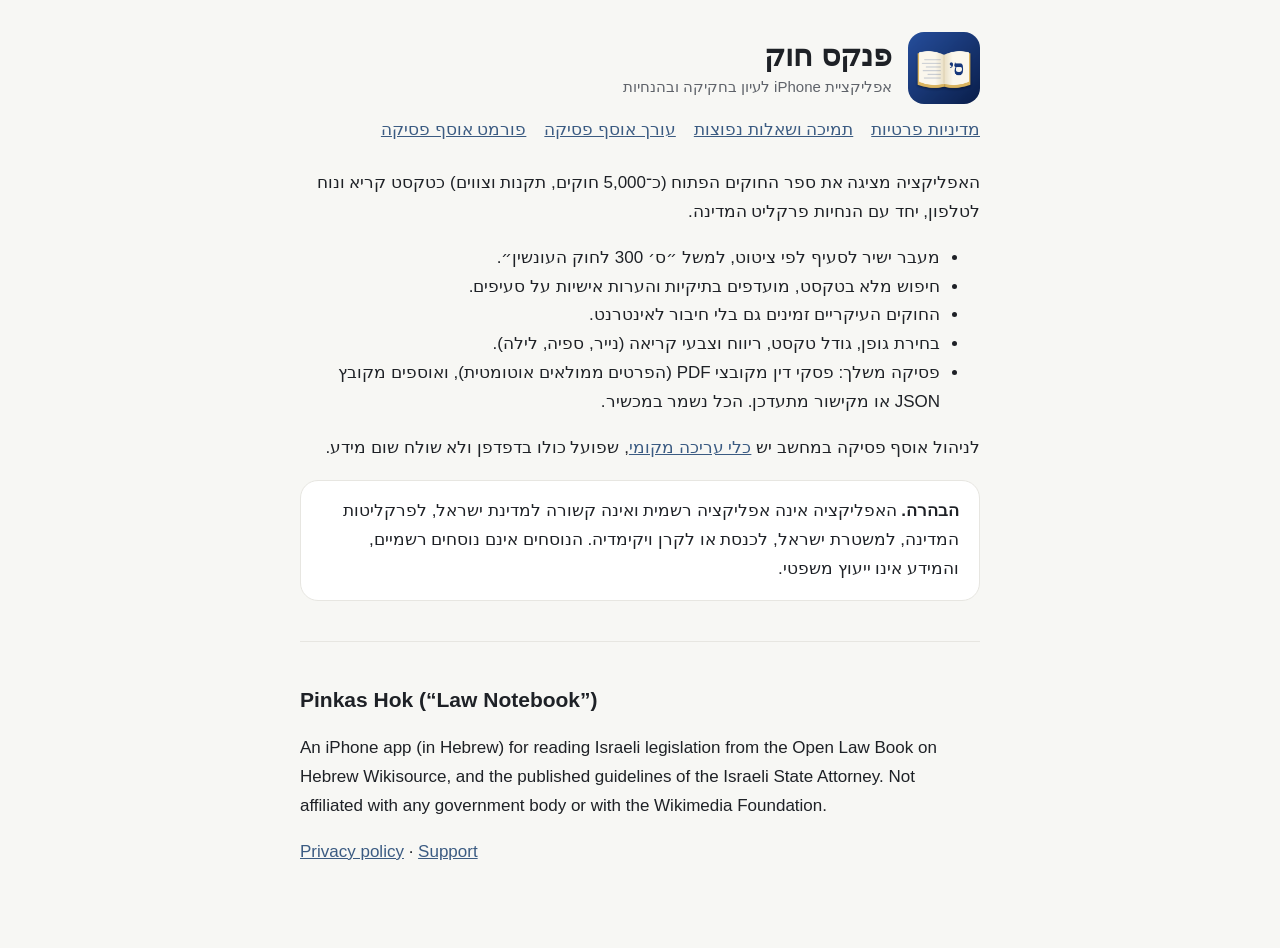
<file: index.html>
<!doctype html>
<html lang="he" dir="rtl">
<head>
<meta charset="utf-8">
<meta name="viewport" content="width=device-width, initial-scale=1">
<title>פנקס חוק</title>
<meta name="description" content="אפליקציית iPhone לקריאה נוחה בספר החוקים הפתוח ובהנחיות פרקליט המדינה.">
<link rel="stylesheet" href="style.css">
</head>
<body>
<main>
  <header>
    <img src="icon.png" alt="">
    <div>
      <h1>פנקס חוק</h1>
      <div class="muted">אפליקציית iPhone לעיון בחקיקה ובהנחיות</div>
    </div>
  </header>
  <nav>
    <a href="privacy.html">מדיניות פרטיות</a>
    <a href="support.html">תמיכה ושאלות נפוצות</a>
    <a href="rulings-editor.html">עורך אוסף פסיקה</a>
    <a href="rulings-format.html">פורמט אוסף פסיקה</a>
  </nav>

  <p>האפליקציה מציגה את ספר החוקים הפתוח (כ־5,000 חוקים, תקנות וצווים) כטקסט קריא ונוח לטלפון, יחד עם הנחיות פרקליט המדינה.</p>
  <ul>
    <li>מעבר ישיר לסעיף לפי ציטוט, למשל ״ס׳ 300 לחוק העונשין״.</li>
    <li>חיפוש מלא בטקסט, מועדפים בתיקיות והערות אישיות על סעיפים.</li>
    <li>החוקים העיקריים זמינים גם בלי חיבור לאינטרנט.</li>
    <li>בחירת גופן, גודל טקסט, ריווח וצבעי קריאה (נייר, ספיה, לילה).</li>
    <li>פסיקה משלך: פסקי דין מקובצי PDF (הפרטים ממולאים אוטומטית), ואוספים מקובץ JSON או מקישור מתעדכן. הכל נשמר במכשיר.</li>
  </ul>
  <p>לניהול אוסף פסיקה במחשב יש <a href="rulings-editor.html">כלי עריכה מקומי</a>, שפועל כולו בדפדפן ולא שולח שום מידע.</p>

  <div class="card">
    <strong>הבהרה.</strong> האפליקציה אינה אפליקציה רשמית ואינה קשורה למדינת ישראל, לפרקליטות המדינה, למשטרת ישראל, לכנסת או לקרן ויקימדיה. הנוסחים אינם נוסחים רשמיים, והמידע אינו ייעוץ משפטי.
  </div>

  <hr>
  <section lang="en">
    <h2>Pinkas Hok (“Law Notebook”)</h2>
    <p>An iPhone app (in Hebrew) for reading Israeli legislation from the Open Law Book on Hebrew Wikisource, and the published guidelines of the Israeli State Attorney. Not affiliated with any government body or with the Wikimedia Foundation.</p>
    <p><a href="privacy.html#en">Privacy policy</a> · <a href="support.html#en">Support</a></p>
  </section>
</main>
</body>
</html>
</file>
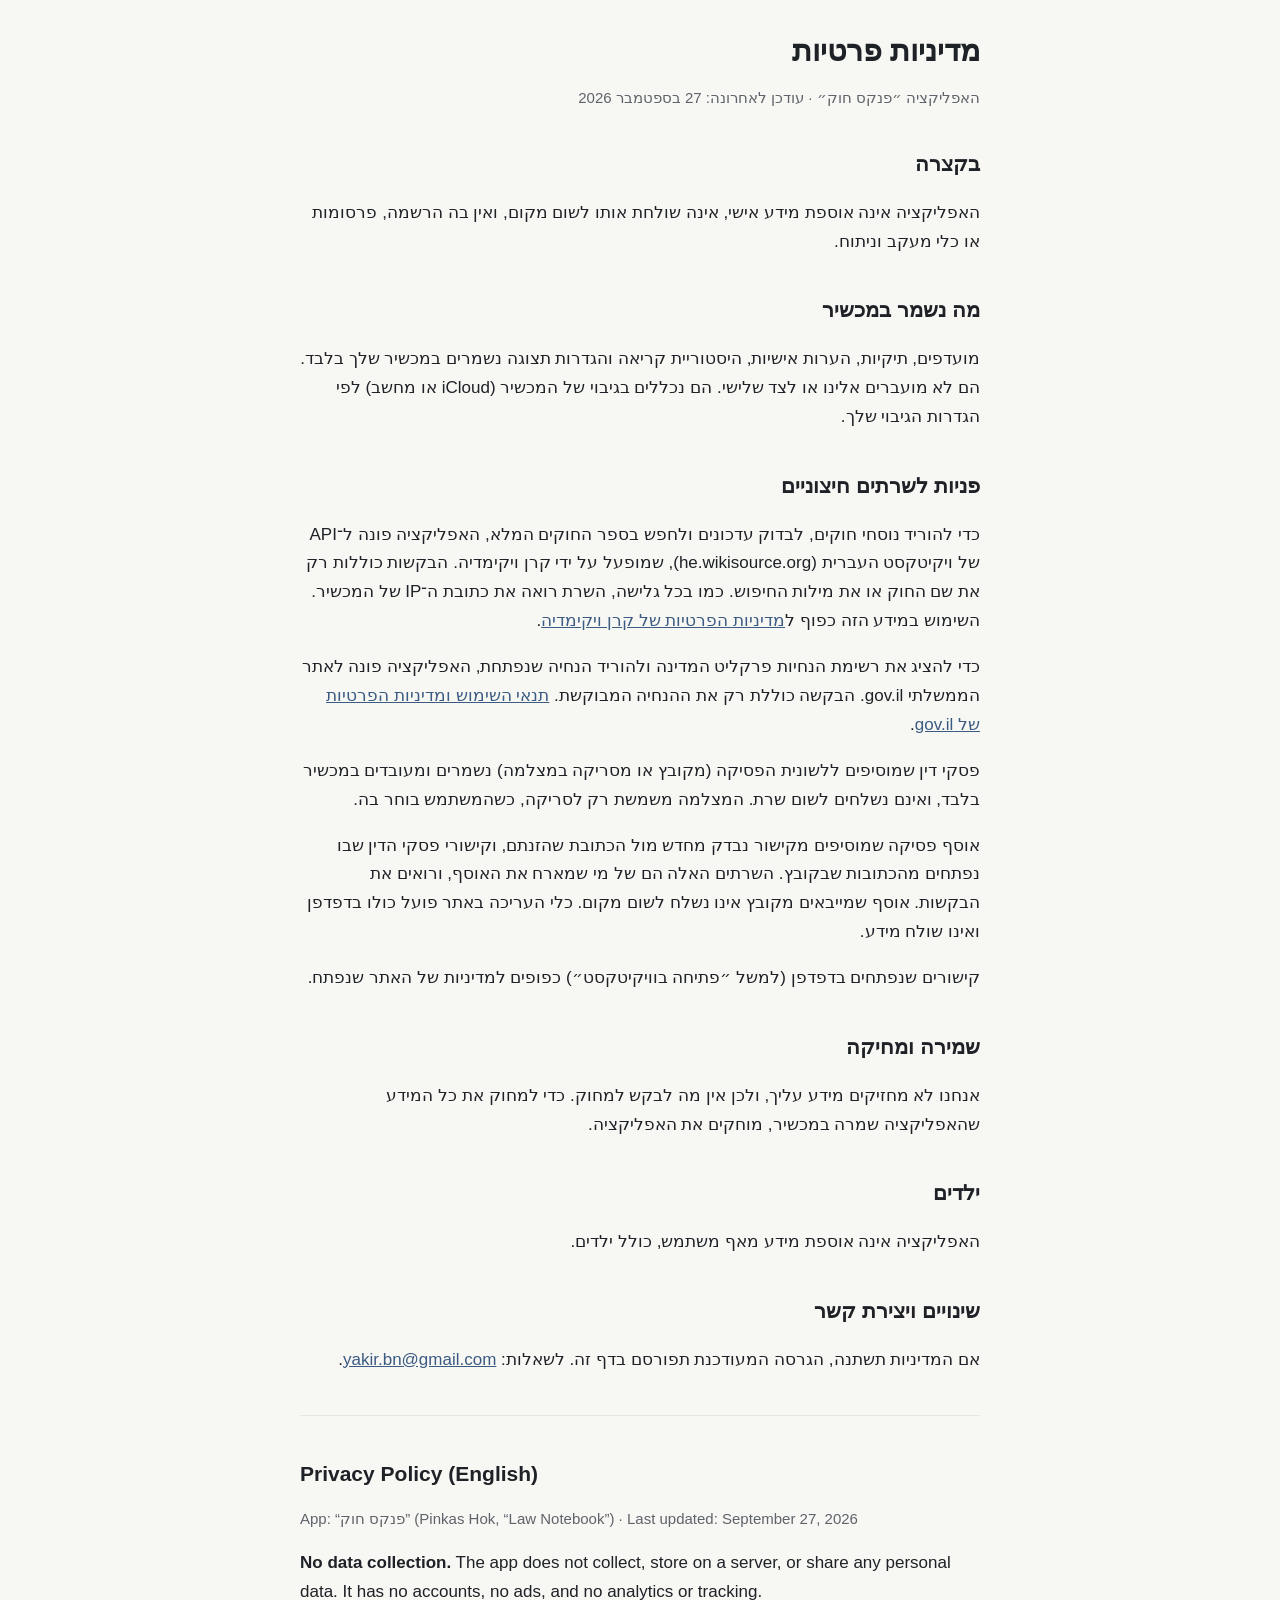
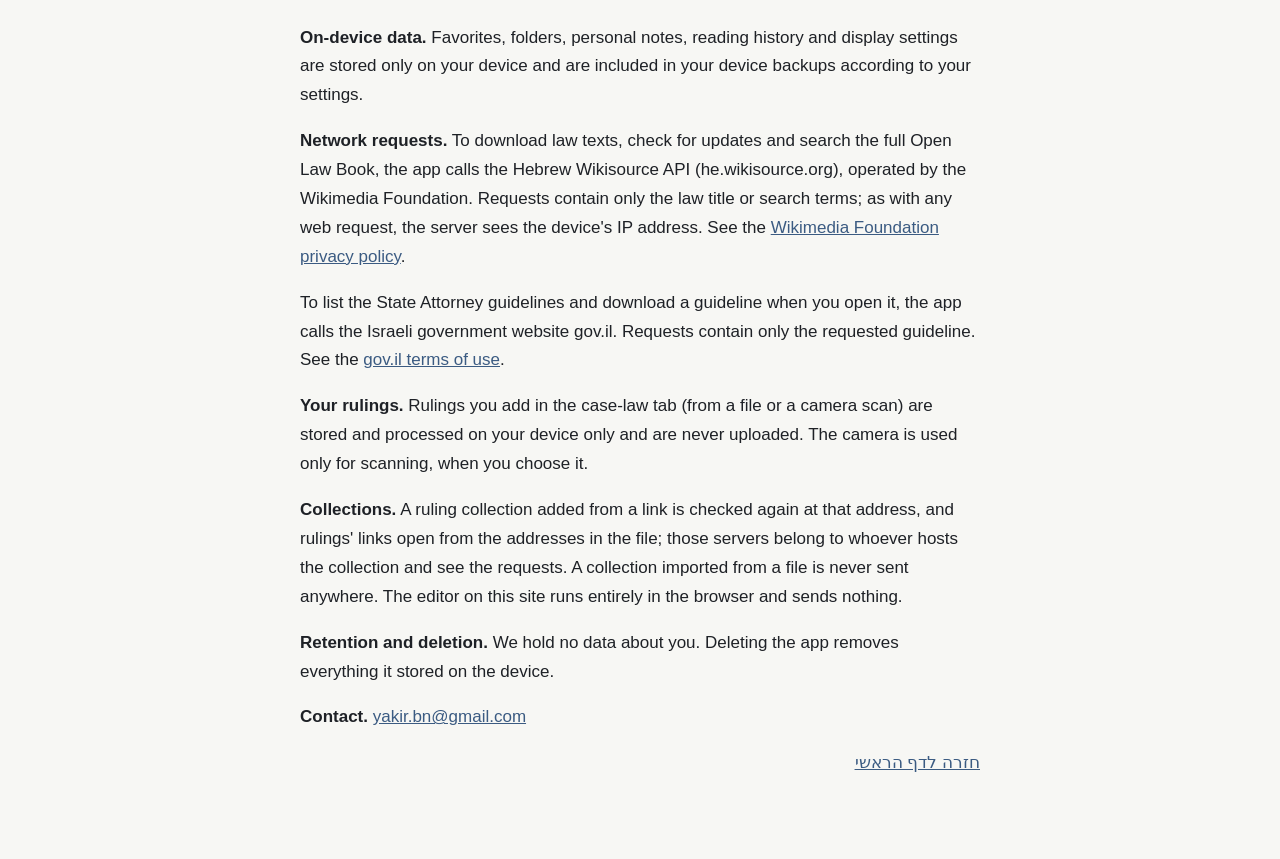
<file: privacy.html>
<!doctype html>
<html lang="he" dir="rtl">
<head>
<meta charset="utf-8">
<meta name="viewport" content="width=device-width, initial-scale=1">
<title>מדיניות פרטיות · פנקס חוק</title>
<link rel="stylesheet" href="style.css">
</head>
<body>
<main>
  <h1>מדיניות פרטיות</h1>
  <p class="muted">האפליקציה ״פנקס חוק״ · עודכן לאחרונה: 27 בספטמבר 2026</p>

  <h2>בקצרה</h2>
  <p>האפליקציה אינה אוספת מידע אישי, אינה שולחת אותו לשום מקום, ואין בה הרשמה, פרסומות או כלי מעקב וניתוח.</p>

  <h2>מה נשמר במכשיר</h2>
  <p>מועדפים, תיקיות, הערות אישיות, היסטוריית קריאה והגדרות תצוגה נשמרים במכשיר שלך בלבד. הם לא מועברים אלינו או לצד שלישי. הם נכללים בגיבוי של המכשיר (iCloud או מחשב) לפי הגדרות הגיבוי שלך.</p>

  <h2>פניות לשרתים חיצוניים</h2>
  <p>כדי להוריד נוסחי חוקים, לבדוק עדכונים ולחפש בספר החוקים המלא, האפליקציה פונה ל־API של ויקיטקסט העברית (he.wikisource.org), שמופעל על ידי קרן ויקימדיה. הבקשות כוללות רק את שם החוק או את מילות החיפוש. כמו בכל גלישה, השרת רואה את כתובת ה־IP של המכשיר. השימוש במידע הזה כפוף ל<a href="https://foundation.wikimedia.org/wiki/Policy:Privacy_policy">מדיניות הפרטיות של קרן ויקימדיה</a>.</p>
  <p>כדי להציג את רשימת הנחיות פרקליט המדינה ולהוריד הנחיה שנפתחת, האפליקציה פונה לאתר הממשלתי gov.il. הבקשה כוללת רק את ההנחיה המבוקשת. <a href="https://www.gov.il/he/pages/terms_of_use">תנאי השימוש ומדיניות הפרטיות של gov.il</a>.</p>
  <p>פסקי דין שמוסיפים ללשונית הפסיקה (מקובץ או מסריקה במצלמה) נשמרים ומעובדים במכשיר בלבד, ואינם נשלחים לשום שרת. המצלמה משמשת רק לסריקה, כשהמשתמש בוחר בה.</p>
  <p>אוסף פסיקה שמוסיפים מקישור נבדק מחדש מול הכתובת שהזנתם, וקישורי פסקי הדין שבו נפתחים מהכתובות שבקובץ. השרתים האלה הם של מי שמארח את האוסף, ורואים את הבקשות. אוסף שמייבאים מקובץ אינו נשלח לשום מקום. כלי העריכה באתר פועל כולו בדפדפן ואינו שולח מידע.</p>
  <p>קישורים שנפתחים בדפדפן (למשל ״פתיחה בוויקיטקסט״) כפופים למדיניות של האתר שנפתח.</p>

  <h2>שמירה ומחיקה</h2>
  <p>אנחנו לא מחזיקים מידע עליך, ולכן אין מה לבקש למחוק. כדי למחוק את כל המידע שהאפליקציה שמרה במכשיר, מוחקים את האפליקציה.</p>

  <h2>ילדים</h2>
  <p>האפליקציה אינה אוספת מידע מאף משתמש, כולל ילדים.</p>

  <h2>שינויים ויצירת קשר</h2>
  <p>אם המדיניות תשתנה, הגרסה המעודכנת תפורסם בדף זה. לשאלות: <a href="mailto:yakir.bn@gmail.com">yakir.bn@gmail.com</a>.</p>

  <hr>
  <section lang="en" id="en">
    <h2>Privacy Policy (English)</h2>
    <p class="muted">App: “פנקס חוק” (Pinkas Hok, “Law Notebook”) · Last updated: September 27, 2026</p>
    <p><strong>No data collection.</strong> The app does not collect, store on a server, or share any personal data. It has no accounts, no ads, and no analytics or tracking.</p>
    <p><strong>On-device data.</strong> Favorites, folders, personal notes, reading history and display settings are stored only on your device and are included in your device backups according to your settings.</p>
    <p><strong>Network requests.</strong> To download law texts, check for updates and search the full Open Law Book, the app calls the Hebrew Wikisource API (he.wikisource.org), operated by the Wikimedia Foundation. Requests contain only the law title or search terms; as with any web request, the server sees the device's IP address. See the <a href="https://foundation.wikimedia.org/wiki/Policy:Privacy_policy">Wikimedia Foundation privacy policy</a>.</p>
    <p>To list the State Attorney guidelines and download a guideline when you open it, the app calls the Israeli government website gov.il. Requests contain only the requested guideline. See the <a href="https://www.gov.il/he/pages/terms_of_use">gov.il terms of use</a>.</p>
    <p><strong>Your rulings.</strong> Rulings you add in the case-law tab (from a file or a camera scan) are stored and processed on your device only and are never uploaded. The camera is used only for scanning, when you choose it.</p>
    <p><strong>Collections.</strong> A ruling collection added from a link is checked again at that address, and rulings' links open from the addresses in the file; those servers belong to whoever hosts the collection and see the requests. A collection imported from a file is never sent anywhere. The editor on this site runs entirely in the browser and sends nothing.</p>
    <p><strong>Retention and deletion.</strong> We hold no data about you. Deleting the app removes everything it stored on the device.</p>
    <p><strong>Contact.</strong> <a href="mailto:yakir.bn@gmail.com">yakir.bn@gmail.com</a></p>
  </section>
  <p><a href="index.html">חזרה לדף הראשי</a></p>
</main>
</body>
</html>
</file>
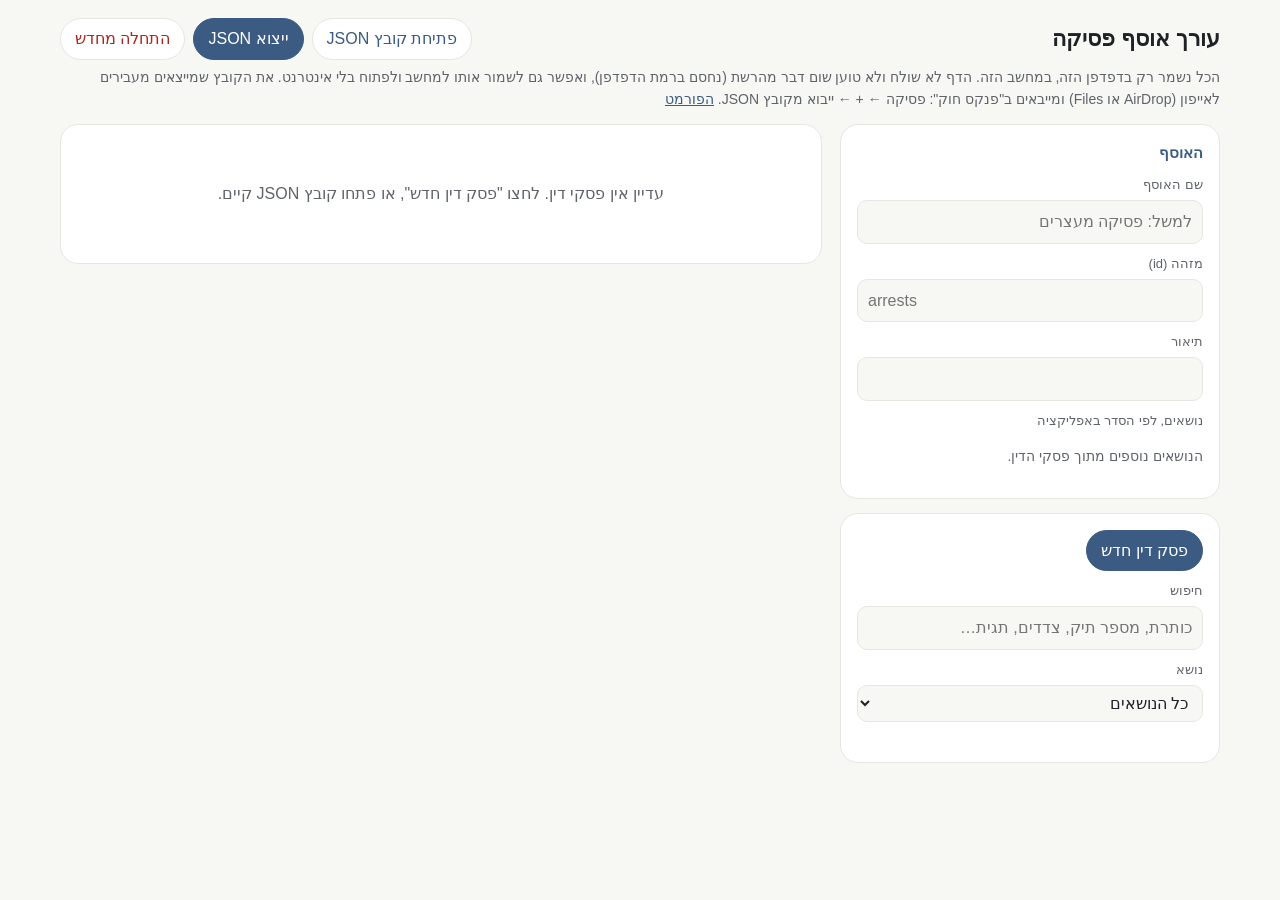
<file: rulings-editor.html>
<!doctype html>
<html lang="he" dir="rtl">
<head>
<meta charset="utf-8">
<meta name="viewport" content="width=device-width, initial-scale=1">
<!-- Privacy: this page may not load or send anything over the network. Everything stays in this browser. -->
<meta http-equiv="Content-Security-Policy" content="default-src 'none'; script-src 'unsafe-inline'; style-src 'unsafe-inline'; img-src data:; connect-src 'none'; form-action 'none'; base-uri 'none'">
<meta name="referrer" content="no-referrer">
<title>עורך אוסף פסיקה · פנקס חוק</title>
<style>
  :root {
    --paper: #F7F7F4; --card: #FFFFFF; --ink: #1E2126; --ink2: #5F636A; --navy: #3B5B82;
    --line: #E7E6E1; --gold: #7A5C1E; --danger: #B0261E; --tint: rgba(59, 91, 130, .08);
  }
  @media (prefers-color-scheme: dark) {
    :root { --paper: #111214; --card: #1B1C1F; --ink: #E6E3DE; --ink2: #9C9FA5; --navy: #A9BEDF;
            --line: #2A2B2F; --gold: #D9BF85; --danger: #FF8C82; --tint: rgba(169, 190, 223, .10); }
  }
  * { box-sizing: border-box; }
  body { margin: 0; background: var(--paper); color: var(--ink);
         font: 16px/1.6 -apple-system, "SF Hebrew", "Segoe UI", Arial, sans-serif; }
  header.top { display: flex; flex-wrap: wrap; align-items: center; gap: 12px; padding: 18px 20px 6px; max-width: 1200px; margin: 0 auto; }
  header.top h1 { font-size: 22px; margin: 0; flex: 1; min-width: 220px; }
  .privacy { max-width: 1200px; margin: 0 auto; padding: 0 20px; color: var(--ink2); font-size: 14px; }
  .layout { display: grid; grid-template-columns: minmax(280px, 380px) 1fr; gap: 18px; max-width: 1200px; margin: 14px auto; padding: 0 20px 40px; }
  @media (max-width: 820px) { .layout { grid-template-columns: 1fr; } }
  .card { background: var(--card); border: 1px solid var(--line); border-radius: 18px; padding: 16px; }
  .card + .card { margin-top: 14px; }
  h2 { font-size: 15px; margin: 0 0 10px; color: var(--navy); }
  label { display: block; font-size: 13px; color: var(--ink2); margin: 10px 0 4px; }
  label .req { color: var(--gold); font-weight: 600; }
  input, textarea, select { width: 100%; font: inherit; color: var(--ink); background: var(--paper);
    border: 1px solid var(--line); border-radius: 10px; padding: 8px 10px; }
  textarea { min-height: 70px; resize: vertical; }
  textarea.tall { min-height: 130px; }
  input:focus, textarea:focus, select:focus { outline: 2px solid var(--navy); outline-offset: -1px; }
  .ltr { direction: ltr; text-align: left; }
  .row { display: grid; grid-template-columns: 1fr 1fr; gap: 10px; }
  @media (max-width: 560px) { .row { grid-template-columns: 1fr; } }
  button { font: inherit; border: 1px solid var(--line); background: var(--card); color: var(--navy);
    border-radius: 999px; padding: 7px 14px; cursor: pointer; }
  button.primary { background: var(--navy); color: var(--card); border-color: var(--navy); }
  button.danger { color: var(--danger); }
  button:disabled { opacity: .45; cursor: default; }
  .toolbar { display: flex; flex-wrap: wrap; gap: 8px; }
  .list { list-style: none; margin: 10px 0 0; padding: 0; max-height: 62vh; overflow: auto; }
  .list li { padding: 9px 10px; border-radius: 12px; cursor: pointer; }
  .list li + li { border-top: 1px solid var(--line); }
  .list li.selected { background: var(--tint); }
  .list .t { font-weight: 600; }
  .list .m { font-size: 13px; color: var(--ink2); }
  .list .warn { color: var(--danger); font-size: 13px; }
  .muted { color: var(--ink2); font-size: 14px; }
  .topics { list-style: none; padding: 0; margin: 8px 0 0; }
  .topics li { display: flex; align-items: center; gap: 6px; padding: 4px 0; }
  .topics li span { flex: 1; }
  .topics button { padding: 2px 9px; }
  .empty { text-align: center; color: var(--ink2); padding: 40px 10px; }
  .status { position: fixed; bottom: 18px; inset-inline: 0; margin: 0 auto; width: fit-content; max-width: 90vw;
    background: var(--ink); color: var(--paper); padding: 9px 16px; border-radius: 999px; font-size: 14px;
    opacity: 0; transition: opacity .25s; pointer-events: none; }
  .status.show { opacity: 1; }
  a { color: var(--navy); }
</style>
</head>
<body>
<header class="top">
  <h1>עורך אוסף פסיקה</h1>
  <div class="toolbar">
    <button id="open">פתיחת קובץ JSON</button>
    <button id="export" class="primary">ייצוא JSON</button>
    <button id="reset" class="danger">התחלה מחדש</button>
    <input type="file" id="file" accept=".json,application/json" hidden>
  </div>
</header>
<p class="privacy">
  הכל נשמר רק בדפדפן הזה, במחשב הזה. הדף לא שולח ולא טוען שום דבר מהרשת (נחסם ברמת הדפדפן), ואפשר גם לשמור אותו למחשב ולפתוח בלי אינטרנט.
  את הקובץ שמייצאים מעבירים לאייפון (AirDrop או Files) ומייבאים ב"פנקס חוק": פסיקה ← + ← ייבוא מקובץ JSON.
  <a href="rulings-format.html">הפורמט</a>
</p>

<div class="layout">
  <aside>
    <section class="card">
      <h2>האוסף</h2>
      <label for="c-title">שם האוסף</label>
      <input id="c-title" placeholder="למשל: פסיקה מעצרים">
      <label for="c-id">מזהה (id)</label>
      <input id="c-id" class="ltr" placeholder="arrests">
      <label for="c-description">תיאור</label>
      <input id="c-description">
      <label>נושאים, לפי הסדר באפליקציה</label>
      <ul class="topics" id="topics"></ul>
      <p class="muted" id="no-topics">הנושאים נוספים מתוך פסקי הדין.</p>
    </section>

    <section class="card">
      <div class="toolbar">
        <button id="add" class="primary">פסק דין חדש</button>
      </div>
      <label for="search">חיפוש</label>
      <input id="search" placeholder="כותרת, מספר תיק, צדדים, תגית…">
      <label for="filter">נושא</label>
      <select id="filter"></select>
      <ul class="list" id="list"></ul>
      <p class="muted" id="count"></p>
    </section>
  </aside>

  <main>
    <section class="card" id="editor"></section>
  </main>
</div>
<div class="status" id="status" role="status"></div>

<script>
"use strict";
const KEY = "pinkas-hok.rulings-editor.v1";
const $ = (id) => document.getElementById(id);

// ---------- State ----------

let state = load() || { id: "", title: "", description: "", topics: [], rulings: [] };
let selectedIndex = state.rulings.length ? 0 : -1;

function load() {
  try { return JSON.parse(localStorage.getItem(KEY)); } catch { return null; }
}
function save() {
  try { localStorage.setItem(KEY, JSON.stringify(state)); }
  catch { flash("לא ניתן לשמור בדפדפן. ייצאו קובץ כדי לא לאבד שינויים."); }
}
function flash(text) {
  const el = $("status");
  el.textContent = text;
  el.classList.add("show");
  clearTimeout(flash.timer);
  flash.timer = setTimeout(() => el.classList.remove("show"), 2600);
}
function blankRuling() {
  return { id: "", title: "", caseRef: "", parties: "", court: "", judges: "", date: "", topic: "", subtopic: "",
           tags: [], principle: "", summary: "", note: "", url: "", related: [] };
}

// ---------- Reading a file (same leniency as the app) ----------

function str(v) { return typeof v === "string" ? v.trim() : (typeof v === "number" ? String(v) : ""); }
function list(v) {
  if (Array.isArray(v)) return v.map(str).filter(Boolean);
  if (typeof v === "string") return v.split(",").map((s) => s.trim()).filter(Boolean);
  return [];
}
function isoDate(raw) {
  const text = str(raw);
  if (/^\d{4}-\d{2}-\d{2}/.test(text)) return text.slice(0, 10);
  const p = text.split(/[./]/).map(Number);
  if (p.length !== 3 || p.some(isNaN) || p[0] < 1 || p[0] > 31 || p[1] < 1 || p[1] > 12) return "";
  const year = p[2] < 100 ? p[2] + 2000 : p[2];
  return `${year}-${String(p[1]).padStart(2, "0")}-${String(p[0]).padStart(2, "0")}`;
}
function fromFile(json, fileName) {
  const root = Array.isArray(json) ? {} : (json || {});
  const items = Array.isArray(json) ? json : root.rulings;
  if (!Array.isArray(items)) throw new Error('לא נמצא בקובץ מערך "rulings".');
  const rulings = items.filter((x) => x && typeof x === "object").map((x) => ({
    id: str(x.id), title: str(x.title || x.headline), caseRef: str(x.caseRef), parties: str(x.parties),
    court: str(x.court), judges: str(x.judges), date: isoDate(x.date), topic: str(x.topic), subtopic: str(x.subtopic),
    tags: list(x.tags), principle: str(x.principle), summary: str(x.summary), note: str(x.note),
    url: str(x.url), related: list(x.related),
  }));
  return { id: str(root.id), title: str(root.title) || fileName, description: str(root.description),
           topics: list(root.topics), rulings };
}

// ---------- Writing the file ----------

function slug(text) {
  return text.normalize("NFKD").replace(/["'״׳]/g, "").replace(/[^\w֐-׿]+/g, "-").replace(/^-|-$/g, "").toLowerCase();
}
/** Every ruling gets a stable id (kept once set), so favorites in the app survive edits. */
function ensureIds() {
  const used = new Set();
  for (const r of state.rulings) {
    let id = r.id || slug(r.caseRef) || slug(r.title).slice(0, 40) || "ruling";
    const base = id;
    for (let n = 2; used.has(id); n++) id = `${base}-${n}`;
    r.id = id;
    used.add(id);
  }
}
function topicOrder() {
  const order = state.topics.filter((t) => state.rulings.some((r) => r.topic === t));
  for (const r of state.rulings) if (r.topic && !order.includes(r.topic)) order.push(r.topic);
  return order;
}
function toFile() {
  ensureIds();
  const clean = (r) => {
    const out = {};
    for (const [k, v] of Object.entries(r)) {
      if (Array.isArray(v) ? v.length : v) out[k] = v;
    }
    return out;
  };
  return {
    format: "pinkas-hok/rulings",
    version: 1,
    id: state.id || slug(state.title) || undefined,
    title: state.title || "אוסף פסיקה",
    description: state.description || undefined,
    updated: new Date().toISOString().slice(0, 10),
    topics: topicOrder(),
    rulings: state.rulings.filter((r) => r.title).map(clean),
  };
}

// ---------- Rendering ----------

function renderCollection() {
  $("c-title").value = state.title;
  $("c-id").value = state.id;
  $("c-description").value = state.description;
  state.topics = topicOrder();
  const ul = $("topics");
  ul.innerHTML = "";
  state.topics.forEach((topic, i) => {
    const li = document.createElement("li");
    const name = document.createElement("span");
    name.textContent = `${topic} (${state.rulings.filter((r) => r.topic === topic).length})`;
    const up = button("▲", () => moveTopic(i, -1), i === 0, "הזזה למעלה");
    const down = button("▼", () => moveTopic(i, 1), i === state.topics.length - 1, "הזזה למטה");
    li.append(name, up, down);
    ul.append(li);
  });
  $("no-topics").hidden = state.topics.length > 0;

  const filter = $("filter");
  const current = filter.value;
  filter.innerHTML = "";
  filter.append(new Option("כל הנושאים", ""));
  for (const t of state.topics) filter.append(new Option(t, t));
  if (state.rulings.some((r) => !r.topic)) filter.append(new Option("ללא נושא", "\u0000"));
  filter.value = [...filter.options].some((o) => o.value === current) ? current : "";
}
function button(text, onClick, disabled, label) {
  const b = document.createElement("button");
  b.type = "button";
  b.textContent = text;
  b.disabled = !!disabled;
  if (label) b.setAttribute("aria-label", label);
  b.addEventListener("click", onClick);
  return b;
}
function moveTopic(index, delta) {
  const t = state.topics;
  [t[index], t[index + delta]] = [t[index + delta], t[index]];
  save();
  renderCollection();
}
function matches(r, query) {
  if (!query) return true;
  const hay = [r.title, r.caseRef, r.parties, r.court, r.judges, r.topic, r.subtopic, r.tags.join(" "), r.principle, r.summary, r.note]
    .join(" ").replace(/[״"]/g, '"').toLowerCase();
  return query.replace(/[״"]/g, '"').toLowerCase().split(/\s+/).filter(Boolean).every((w) => hay.includes(w));
}
function renderList() {
  const query = $("search").value.trim();
  const topic = $("filter").value;
  const ids = new Map();
  for (const r of state.rulings) if (r.id) ids.set(r.id, (ids.get(r.id) || 0) + 1);
  const ul = $("list");
  ul.innerHTML = "";
  let shown = 0;
  state.rulings.forEach((r, index) => {
    if (topic === "\u0000" ? r.topic : topic && r.topic !== topic) return;
    if (!matches(r, query)) return;
    shown++;
    const li = document.createElement("li");
    li.className = index === selectedIndex ? "selected" : "";
    const t = document.createElement("div");
    t.className = "t";
    t.textContent = r.title || "(בלי כותרת)";
    const m = document.createElement("div");
    m.className = "m";
    m.textContent = [r.caseRef, r.topic, r.date && r.date.split("-").reverse().map(Number).join(".")].filter(Boolean).join(" · ");
    li.append(t, m);
    const problems = [];
    if (!r.title) problems.push("חסרה כותרת, ולא ייכלל בקובץ");
    if (r.id && ids.get(r.id) > 1) problems.push("מזהה כפול");
    if (r.url && !/^https:\/\//i.test(r.url) && /^[a-z]+:/i.test(r.url)) problems.push("קישור צריך להתחיל ב-https");
    if (problems.length) {
      const w = document.createElement("div");
      w.className = "warn";
      w.textContent = problems.join(" · ");
      li.append(w);
    }
    li.addEventListener("click", () => { selectedIndex = index; renderList(); renderEditor(); });
    ul.append(li);
  });
  $("count").textContent = state.rulings.length
    ? `${shown === state.rulings.length ? state.rulings.length : `${shown} מתוך ${state.rulings.length}`} פסקי דין`
    : "";
}

const FIELDS = [
  { key: "title", label: "כותרת", required: true, hint: "ההלכה או העיקר בשורה אחת" },
  { row: [{ key: "caseRef", label: "מספר תיק", hint: 'בש"פ 2215/24' }, { key: "date", label: "תאריך", type: "date" }] },
  { row: [{ key: "parties", label: "צדדים", hint: "פלוני נ' מדינת ישראל" }, { key: "court", label: "ערכאה", hint: "בית המשפט העליון" }] },
  { key: "judges", label: "שופטים" },
  { row: [{ key: "topic", label: "נושא", list: "topic-options" }, { key: "subtopic", label: "תת-נושא", list: "subtopic-options" }] },
  { key: "tags", label: "תגיות (מופרדות בפסיקים)" },
  { key: "principle", label: "עיקרון משפטי", area: "tall" },
  { key: "summary", label: "סיכום", area: "tall" },
  { key: "note", label: "הערה", area: "" },
  { key: "url", label: "קישור לפסק הדין המלא (https)", ltr: true, hint: "https://…" },
  { key: "related", label: "פסקי דין קשורים (מזהים, מופרדים בפסיקים)", ltr: true, list: "id-options" },
  { key: "id", label: "מזהה (id). נקבע אוטומטית בייצוא, ואפשר לשנות", ltr: true },
];

function renderEditor() {
  const box = $("editor");
  box.innerHTML = "";
  const r = state.rulings[selectedIndex];
  if (!r) {
    const p = document.createElement("div");
    p.className = "empty";
    p.textContent = state.rulings.length ? "בחרו פסק דין מהרשימה." : 'עדיין אין פסקי דין. לחצו "פסק דין חדש", או פתחו קובץ JSON קיים.';
    box.append(p);
    return;
  }
  const h = document.createElement("h2");
  h.textContent = r.title || "פסק דין חדש";
  box.append(h);

  addDatalist(box, "topic-options", state.topics);
  addDatalist(box, "subtopic-options", [...new Set(state.rulings.filter((x) => x.topic === r.topic).map((x) => x.subtopic).filter(Boolean))]);
  addDatalist(box, "id-options", state.rulings.map((x) => x.id).filter((id) => id && id !== r.id));

  const make = (f) => {
    const wrap = document.createElement("div");
    const label = document.createElement("label");
    label.htmlFor = `f-${f.key}`;
    label.textContent = f.label + " ";
    if (f.required) { const s = document.createElement("span"); s.className = "req"; s.textContent = "חובה"; label.append(s); }
    const input = f.area !== undefined ? document.createElement("textarea") : document.createElement("input");
    if (f.area) input.className = f.area;
    if (f.type) input.type = f.type;
    if (f.ltr) input.classList.add("ltr");
    if (f.hint) input.placeholder = f.hint;
    if (f.list) input.setAttribute("list", f.list);
    input.id = `f-${f.key}`;
    input.value = Array.isArray(r[f.key]) ? r[f.key].join(", ") : r[f.key];
    input.addEventListener("input", () => {
      r[f.key] = Array.isArray(r[f.key]) ? list(input.value) : input.value.trim();
      if (f.key === "title") h.textContent = r.title || "פסק דין חדש";
      save();
      renderList();
    });
    input.addEventListener("change", renderCollection);
    wrap.append(label, input);
    return wrap;
  };
  for (const f of FIELDS) {
    if (f.row) {
      const row = document.createElement("div");
      row.className = "row";
      for (const sub of f.row) row.append(make(sub));
      box.append(row);
    } else {
      box.append(make(f));
    }
  }

  const actions = document.createElement("div");
  actions.className = "toolbar";
  actions.style.marginTop = "16px";
  actions.append(
    button("שכפול", () => {
      const copy = { ...JSON.parse(JSON.stringify(r)), id: "", title: r.title ? `${r.title} (עותק)` : "" };
      state.rulings.splice(selectedIndex + 1, 0, copy);
      selectedIndex++;
      save(); renderAll();
    }),
    Object.assign(button("מחיקה", () => {
      if (!confirm("למחוק את פסק הדין?")) return;
      state.rulings.splice(selectedIndex, 1);
      selectedIndex = Math.min(selectedIndex, state.rulings.length - 1);
      save(); renderAll();
    }), { className: "danger" }),
  );
  box.append(actions);
}
function addDatalist(parent, id, values) {
  const dl = document.createElement("datalist");
  dl.id = id;
  for (const v of values) dl.append(new Option(v));
  parent.append(dl);
}
function renderAll() { renderCollection(); renderList(); renderEditor(); }

// ---------- Actions ----------

for (const key of ["title", "id", "description"]) {
  $(`c-${key}`).addEventListener("input", (e) => { state[key] = e.target.value.trim(); save(); });
}
$("search").addEventListener("input", renderList);
$("filter").addEventListener("change", renderList);
$("add").addEventListener("click", () => {
  const r = blankRuling();
  r.topic = $("filter").value === "\u0000" ? "" : $("filter").value;
  state.rulings.unshift(r);
  selectedIndex = 0;
  $("search").value = "";
  save(); renderAll();
  $("f-title").focus();
});
$("open").addEventListener("click", () => $("file").click());
$("file").addEventListener("change", async (e) => {
  const file = e.target.files[0];
  e.target.value = "";
  if (!file) return;
  try {
    const incoming = fromFile(JSON.parse(await file.text()), file.name.replace(/\.json$/i, ""));
    if (state.rulings.length && !confirm(`לפתוח את "${incoming.title}" (${incoming.rulings.length} פסקי דין) במקום האוסף הנוכחי? כדאי לייצא אותו קודם.`)) return;
    state = incoming;
    selectedIndex = state.rulings.length ? 0 : -1;
    save(); renderAll();
    flash(`נפתח: ${state.rulings.length} פסקי דין`);
  } catch (error) {
    alert(`לא ניתן לקרוא את הקובץ: ${error.message}`);
  }
});
$("export").addEventListener("click", () => {
  const data = toFile();
  if (!data.rulings.length) { alert("אין פסקי דין עם כותרת לייצוא."); return; }
  save(); renderAll();
  const blob = new Blob([JSON.stringify(data, null, 2)], { type: "application/json" });
  const a = document.createElement("a");
  a.href = URL.createObjectURL(blob);
  a.download = `${data.id || "rulings"}.json`;
  document.body.append(a);
  a.click();
  a.remove();
  setTimeout(() => URL.revokeObjectURL(a.href), 1000);
  const skipped = state.rulings.length - data.rulings.length;
  flash(`יוצאו ${data.rulings.length} פסקי דין` + (skipped ? ` · ${skipped} בלי כותרת לא נכללו` : ""));
});
$("reset").addEventListener("click", () => {
  if (!confirm("למחוק את כל האוסף מהדפדפן ולהתחיל מחדש? כדאי לייצא אותו קודם.")) return;
  state = { id: "", title: "", description: "", topics: [], rulings: [] };
  selectedIndex = -1;
  save(); renderAll();
});

renderAll();
</script>
</body>
</html>
</file>
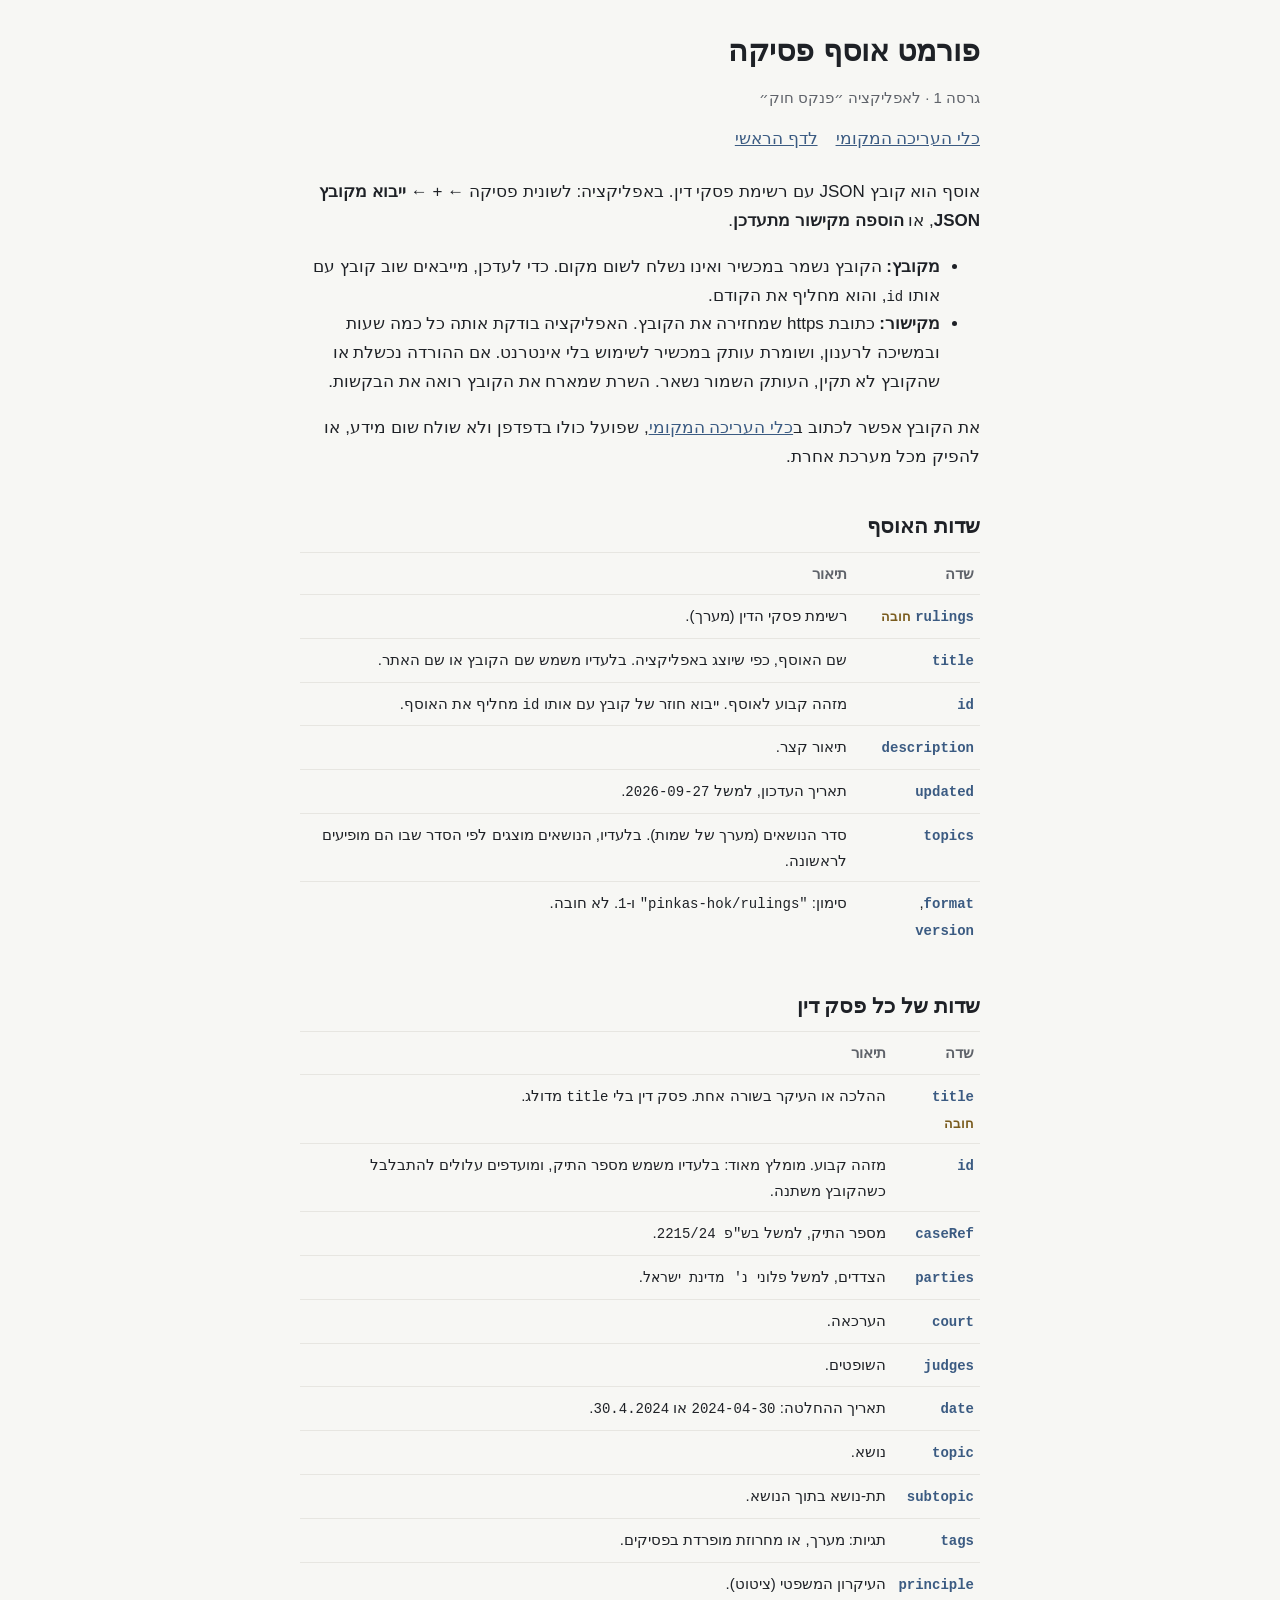
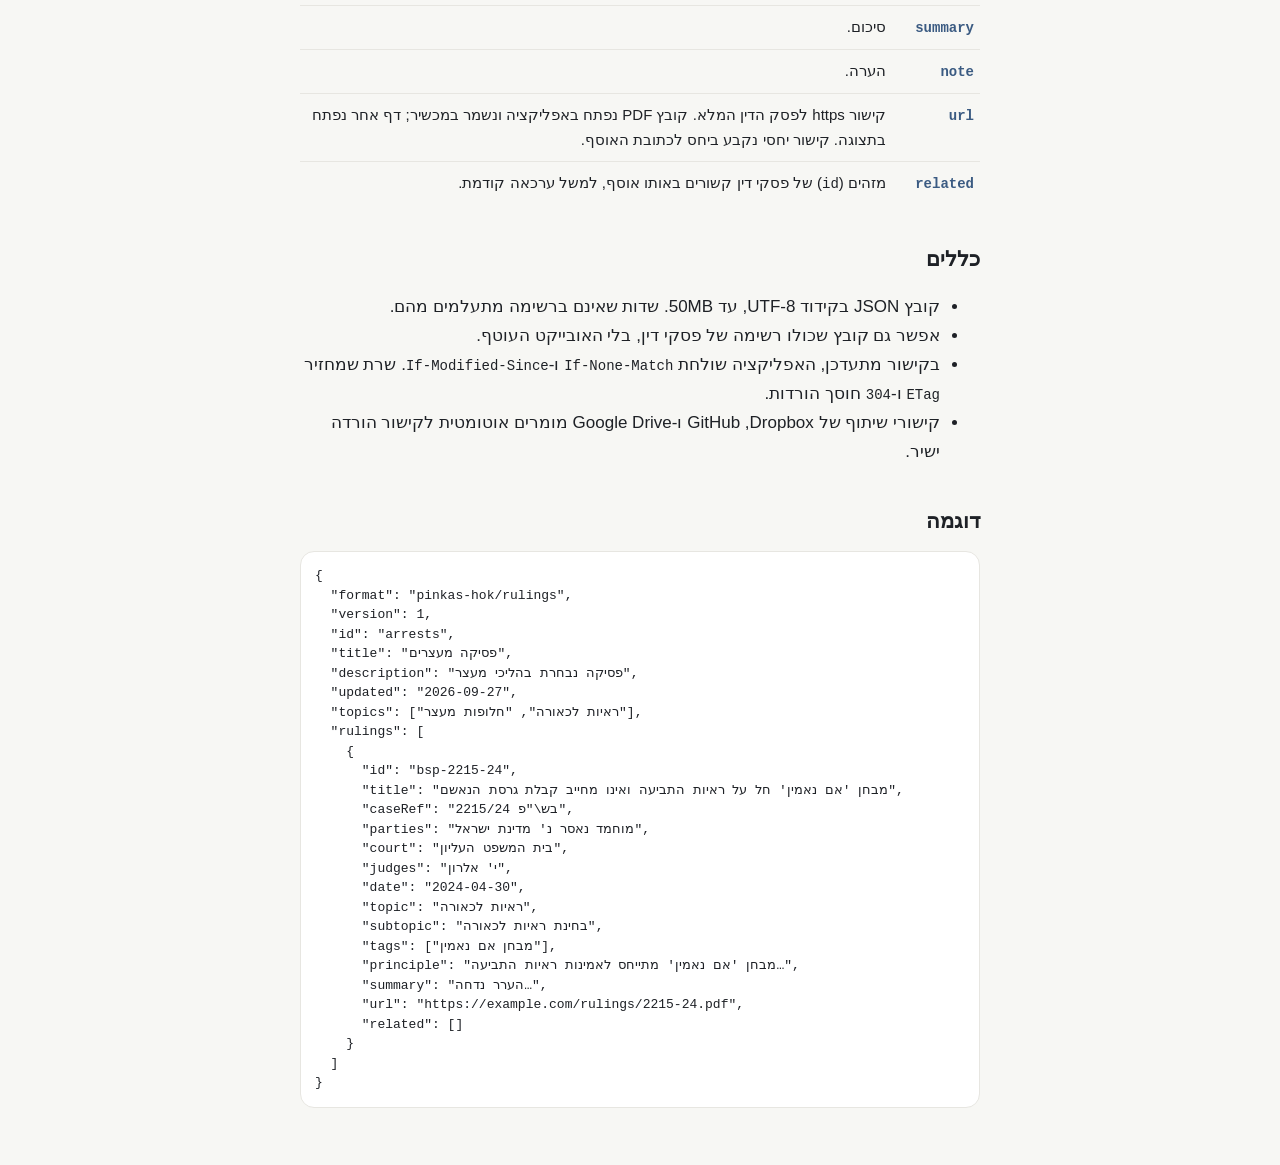
<file: rulings-format.html>
<!doctype html>
<html lang="he" dir="rtl">
<head>
<meta charset="utf-8">
<meta name="viewport" content="width=device-width, initial-scale=1">
<title>פורמט אוסף פסיקה · פנקס חוק</title>
<meta name="description" content="הפורמט של קובץ JSON לאוסף פסקי דין שמייבאים לאפליקציה פנקס חוק, מקובץ או מקישור מתעדכן.">
<link rel="stylesheet" href="style.css">
<style>
  table { width: 100%; border-collapse: collapse; font-size: 15px; }
  th, td { text-align: start; vertical-align: top; padding: 8px 6px; border-top: 1px solid var(--line); }
  th { color: var(--ink2); font-weight: 600; }
  code { font-family: ui-monospace, Menlo, monospace; font-size: 14px; direction: ltr; unicode-bidi: isolate; }
  td:first-child code { color: var(--navy); font-weight: 600; }
  pre { direction: ltr; text-align: left; overflow-x: auto; background: var(--card); border: 1px solid var(--line);
        border-radius: 14px; padding: 14px; font-size: 13px; line-height: 1.5; }
  .req { color: var(--gold); font-size: 13px; font-weight: 600; }
</style>
</head>
<body>
<main>
  <h1>פורמט אוסף פסיקה</h1>
  <p class="muted">גרסה 1 · לאפליקציה ״פנקס חוק״</p>
  <nav>
    <a href="rulings-editor.html">כלי העריכה המקומי</a>
    <a href="index.html">לדף הראשי</a>
  </nav>

  <p>אוסף הוא קובץ JSON עם רשימת פסקי דין. באפליקציה: לשונית פסיקה ← + ← <b>ייבוא מקובץ JSON</b>, או <b>הוספה מקישור מתעדכן</b>.</p>
  <ul>
    <li><b>מקובץ:</b> הקובץ נשמר במכשיר ואינו נשלח לשום מקום. כדי לעדכן, מייבאים שוב קובץ עם אותו <code>id</code>, והוא מחליף את הקודם.</li>
    <li><b>מקישור:</b> כתובת https שמחזירה את הקובץ. האפליקציה בודקת אותה כל כמה שעות ובמשיכה לרענון, ושומרת עותק במכשיר לשימוש בלי אינטרנט. אם ההורדה נכשלת או שהקובץ לא תקין, העותק השמור נשאר. השרת שמארח את הקובץ רואה את הבקשות.</li>
  </ul>
  <p>את הקובץ אפשר לכתוב ב<a href="rulings-editor.html">כלי העריכה המקומי</a>, שפועל כולו בדפדפן ולא שולח שום מידע, או להפיק מכל מערכת אחרת.</p>

  <h2>שדות האוסף</h2>
  <table>
    <tr><th>שדה</th><th>תיאור</th></tr>
    <tr><td><code>rulings</code> <span class="req">חובה</span></td><td>רשימת פסקי הדין (מערך).</td></tr>
    <tr><td><code>title</code></td><td>שם האוסף, כפי שיוצג באפליקציה. בלעדיו משמש שם הקובץ או שם האתר.</td></tr>
    <tr><td><code>id</code></td><td>מזהה קבוע לאוסף. ייבוא חוזר של קובץ עם אותו <code>id</code> מחליף את האוסף.</td></tr>
    <tr><td><code>description</code></td><td>תיאור קצר.</td></tr>
    <tr><td><code>updated</code></td><td>תאריך העדכון, למשל <code>2026-09-27</code>.</td></tr>
    <tr><td><code>topics</code></td><td>סדר הנושאים (מערך של שמות). בלעדיו, הנושאים מוצגים לפי הסדר שבו הם מופיעים לראשונה.</td></tr>
    <tr><td><code>format</code>, <code>version</code></td><td>סימון: <code>"pinkas-hok/rulings"</code> ו-<code>1</code>. לא חובה.</td></tr>
  </table>

  <h2>שדות של כל פסק דין</h2>
  <table>
    <tr><th>שדה</th><th>תיאור</th></tr>
    <tr><td><code>title</code> <span class="req">חובה</span></td><td>ההלכה או העיקר בשורה אחת. פסק דין בלי <code>title</code> מדולג.</td></tr>
    <tr><td><code>id</code></td><td>מזהה קבוע. מומלץ מאוד: בלעדיו משמש מספר התיק, ומועדפים עלולים להתבלבל כשהקובץ משתנה.</td></tr>
    <tr><td><code>caseRef</code></td><td>מספר התיק, למשל <code>בש"פ 2215/24</code>.</td></tr>
    <tr><td><code>parties</code></td><td>הצדדים, למשל <code>פלוני נ' מדינת ישראל</code>.</td></tr>
    <tr><td><code>court</code></td><td>הערכאה.</td></tr>
    <tr><td><code>judges</code></td><td>השופטים.</td></tr>
    <tr><td><code>date</code></td><td>תאריך ההחלטה: <code>2024-04-30</code> או <code>30.4.2024</code>.</td></tr>
    <tr><td><code>topic</code></td><td>נושא.</td></tr>
    <tr><td><code>subtopic</code></td><td>תת-נושא בתוך הנושא.</td></tr>
    <tr><td><code>tags</code></td><td>תגיות: מערך, או מחרוזת מופרדת בפסיקים.</td></tr>
    <tr><td><code>principle</code></td><td>העיקרון המשפטי (ציטוט).</td></tr>
    <tr><td><code>summary</code></td><td>סיכום.</td></tr>
    <tr><td><code>note</code></td><td>הערה.</td></tr>
    <tr><td><code>url</code></td><td>קישור https לפסק הדין המלא. קובץ PDF נפתח באפליקציה ונשמר במכשיר; דף אחר נפתח בתצוגה. קישור יחסי נקבע ביחס לכתובת האוסף.</td></tr>
    <tr><td><code>related</code></td><td>מזהים (<code>id</code>) של פסקי דין קשורים באותו אוסף, למשל ערכאה קודמת.</td></tr>
  </table>

  <h2>כללים</h2>
  <ul>
    <li>קובץ JSON בקידוד UTF-8, עד 50MB. שדות שאינם ברשימה מתעלמים מהם.</li>
    <li>אפשר גם קובץ שכולו רשימה של פסקי דין, בלי האובייקט העוטף.</li>
    <li>בקישור מתעדכן, האפליקציה שולחת <code>If-None-Match</code> ו-<code>If-Modified-Since</code>. שרת שמחזיר <code>ETag</code> ו-<code>304</code> חוסך הורדות.</li>
    <li>קישורי שיתוף של Dropbox, ‏GitHub ו-Google Drive מומרים אוטומטית לקישור הורדה ישיר.</li>
  </ul>

  <h2>דוגמה</h2>
<pre>{
  "format": "pinkas-hok/rulings",
  "version": 1,
  "id": "arrests",
  "title": "פסיקה מעצרים",
  "description": "פסיקה נבחרת בהליכי מעצר",
  "updated": "2026-09-27",
  "topics": ["ראיות לכאורה", "חלופות מעצר"],
  "rulings": [
    {
      "id": "bsp-2215-24",
      "title": "מבחן 'אם נאמין' חל על ראיות התביעה ואינו מחייב קבלת גרסת הנאשם",
      "caseRef": "בש\"פ 2215/24",
      "parties": "מוחמד נאסר נ' מדינת ישראל",
      "court": "בית המשפט העליון",
      "judges": "י' אלרון",
      "date": "2024-04-30",
      "topic": "ראיות לכאורה",
      "subtopic": "בחינת ראיות לכאורה",
      "tags": ["מבחן אם נאמין"],
      "principle": "מבחן 'אם נאמין' מתייחס לאמינות ראיות התביעה…",
      "summary": "הערר נדחה…",
      "url": "https://example.com/rulings/2215-24.pdf",
      "related": []
    }
  ]
}</pre>
</main>
</body>
</html>
</file>
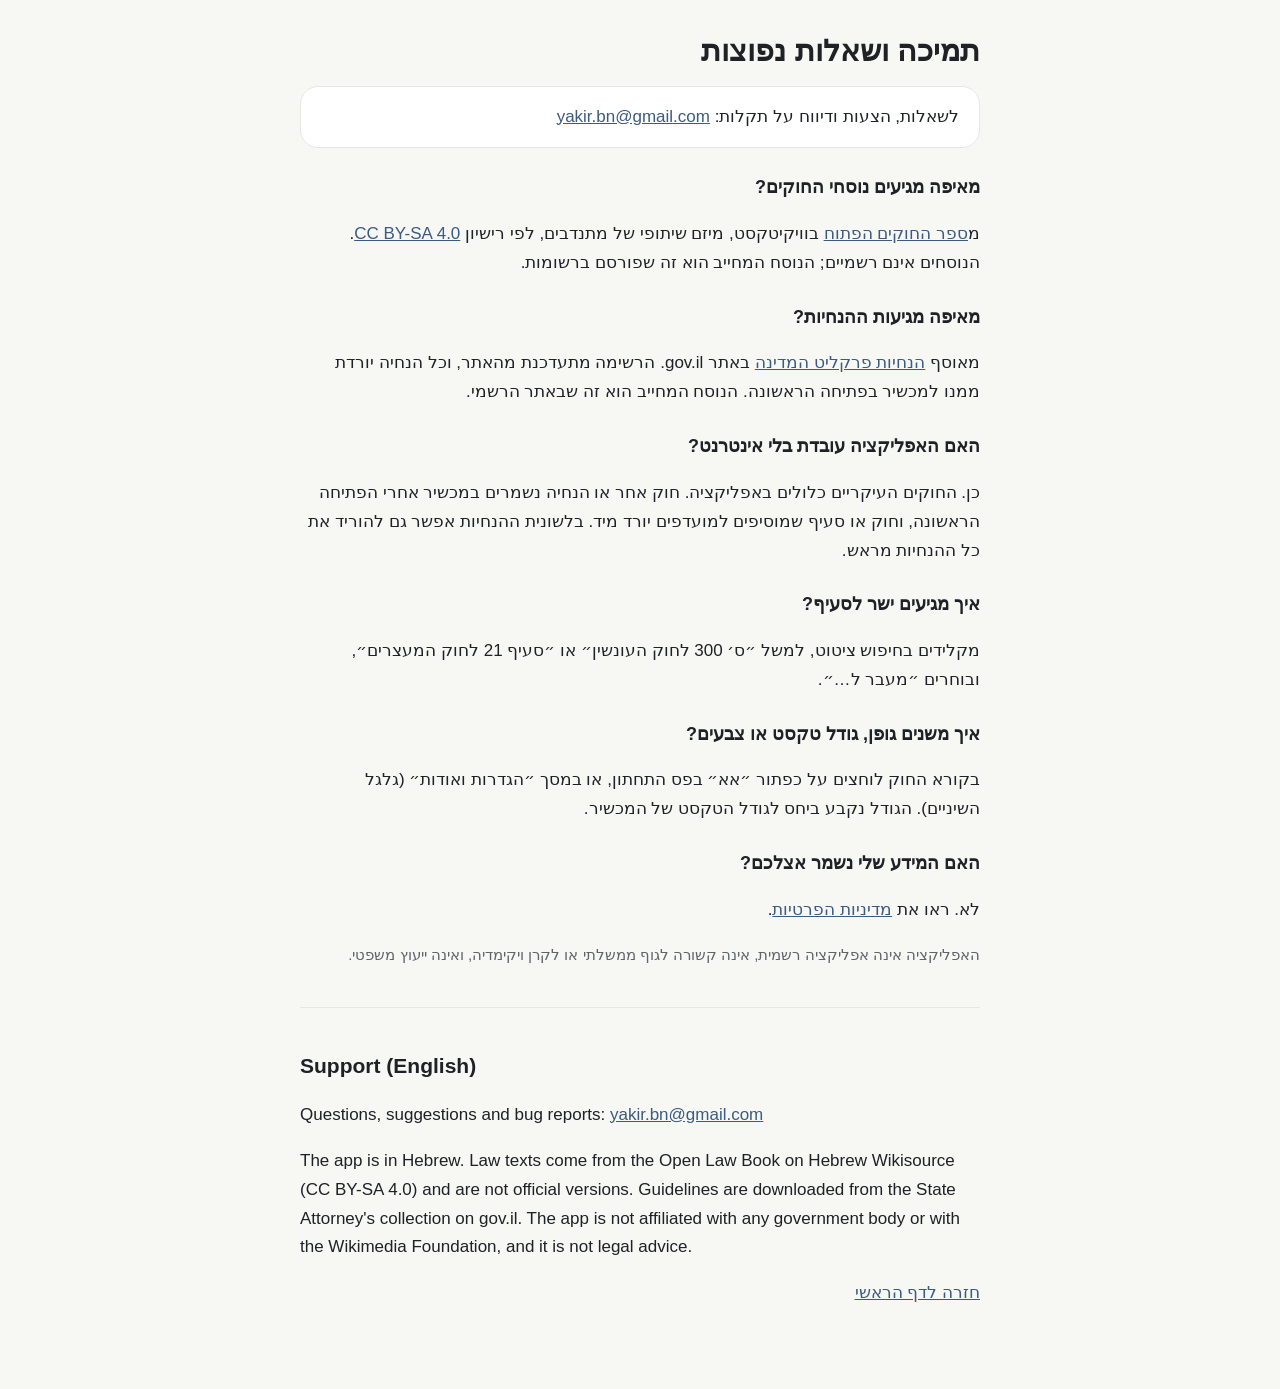
<file: support.html>
<!doctype html>
<html lang="he" dir="rtl">
<head>
<meta charset="utf-8">
<meta name="viewport" content="width=device-width, initial-scale=1">
<title>תמיכה · פנקס חוק</title>
<link rel="stylesheet" href="style.css">
</head>
<body>
<main>
  <h1>תמיכה ושאלות נפוצות</h1>
  <div class="card">
    לשאלות, הצעות ודיווח על תקלות: <a href="mailto:yakir.bn@gmail.com">yakir.bn@gmail.com</a>
  </div>

  <h3>מאיפה מגיעים נוסחי החוקים?</h3>
  <p>מ<a href="https://he.wikisource.org/wiki/%D7%A1%D7%A4%D7%A8_%D7%94%D7%97%D7%95%D7%A7%D7%99%D7%9D_%D7%94%D7%A4%D7%AA%D7%95%D7%97">ספר החוקים הפתוח</a> בוויקיטקסט, מיזם שיתופי של מתנדבים, לפי רישיון <a href="https://creativecommons.org/licenses/by-sa/4.0/">CC BY-SA 4.0</a>. הנוסחים אינם רשמיים; הנוסח המחייב הוא זה שפורסם ברשומות.</p>

  <h3>מאיפה מגיעות ההנחיות?</h3>
  <p>מאוסף <a href="https://www.gov.il/he/Departments/DynamicCollectors/guidelines-state-attorney">הנחיות פרקליט המדינה</a> באתר gov.il. הרשימה מתעדכנת מהאתר, וכל הנחיה יורדת ממנו למכשיר בפתיחה הראשונה. הנוסח המחייב הוא זה שבאתר הרשמי.</p>

  <h3>האם האפליקציה עובדת בלי אינטרנט?</h3>
  <p>כן. החוקים העיקריים כלולים באפליקציה. חוק אחר או הנחיה נשמרים במכשיר אחרי הפתיחה הראשונה, וחוק או סעיף שמוסיפים למועדפים יורד מיד. בלשונית ההנחיות אפשר גם להוריד את כל ההנחיות מראש.</p>

  <h3>איך מגיעים ישר לסעיף?</h3>
  <p>מקלידים בחיפוש ציטוט, למשל ״ס׳ 300 לחוק העונשין״ או ״סעיף 21 לחוק המעצרים״, ובוחרים ״מעבר ל…״.</p>

  <h3>איך משנים גופן, גודל טקסט או צבעים?</h3>
  <p>בקורא החוק לוחצים על כפתור ״אא״ בפס התחתון, או במסך ״הגדרות ואודות״ (גלגל השיניים). הגודל נקבע ביחס לגודל הטקסט של המכשיר.</p>

  <h3>האם המידע שלי נשמר אצלכם?</h3>
  <p>לא. ראו את <a href="privacy.html">מדיניות הפרטיות</a>.</p>

  <p class="muted">האפליקציה אינה אפליקציה רשמית, אינה קשורה לגוף ממשלתי או לקרן ויקימדיה, ואינה ייעוץ משפטי.</p>

  <hr>
  <section lang="en" id="en">
    <h2>Support (English)</h2>
    <p>Questions, suggestions and bug reports: <a href="mailto:yakir.bn@gmail.com">yakir.bn@gmail.com</a></p>
    <p>The app is in Hebrew. Law texts come from the Open Law Book on Hebrew Wikisource (CC BY-SA 4.0) and are not official versions. Guidelines are downloaded from the State Attorney's collection on gov.il. The app is not affiliated with any government body or with the Wikimedia Foundation, and it is not legal advice.</p>
  </section>
  <p><a href="index.html">חזרה לדף הראשי</a></p>
</main>
</body>
</html>
</file>
<file: style.css>
:root {
  --paper: #F7F7F4; --card: #FFFFFF; --ink: #1E2126; --ink2: #5F636A;
  --navy: #3B5B82; --gold: #7A5C1E; --line: #E7E6E1;
}
@media (prefers-color-scheme: dark) {
  :root { --paper: #111214; --card: #1B1C1F; --ink: #E6E3DE; --ink2: #9C9FA5;
          --navy: #A9BEDF; --gold: #D9BF85; --line: #2A2B2F; }
}
* { box-sizing: border-box; }
body {
  margin: 0; background: var(--paper); color: var(--ink);
  font: 17px/1.7 -apple-system, "SF Hebrew", "Segoe UI", Arial, sans-serif;
}
main { max-width: 720px; margin: 0 auto; padding: 32px 20px 64px; }
header { display: flex; align-items: center; gap: 16px; margin-bottom: 8px; }
header img { width: 72px; height: 72px; border-radius: 16px; }
h1 { font-size: 30px; line-height: 1.25; margin: 0; }
h2 { font-size: 21px; margin: 36px 0 8px; }
h3 { font-size: 18px; margin: 24px 0 4px; }
p, li { color: var(--ink); }
.muted { color: var(--ink2); font-size: 15px; }
a { color: var(--navy); }
.card { background: var(--card); border: 1px solid var(--line); border-radius: 18px; padding: 16px 20px; margin: 16px 0; }
nav { display: flex; gap: 18px; flex-wrap: wrap; margin: 12px 0 24px; }
hr { border: 0; border-top: 1px solid var(--line); margin: 40px 0; }
[lang="en"] { direction: ltr; text-align: left; }
</file>
